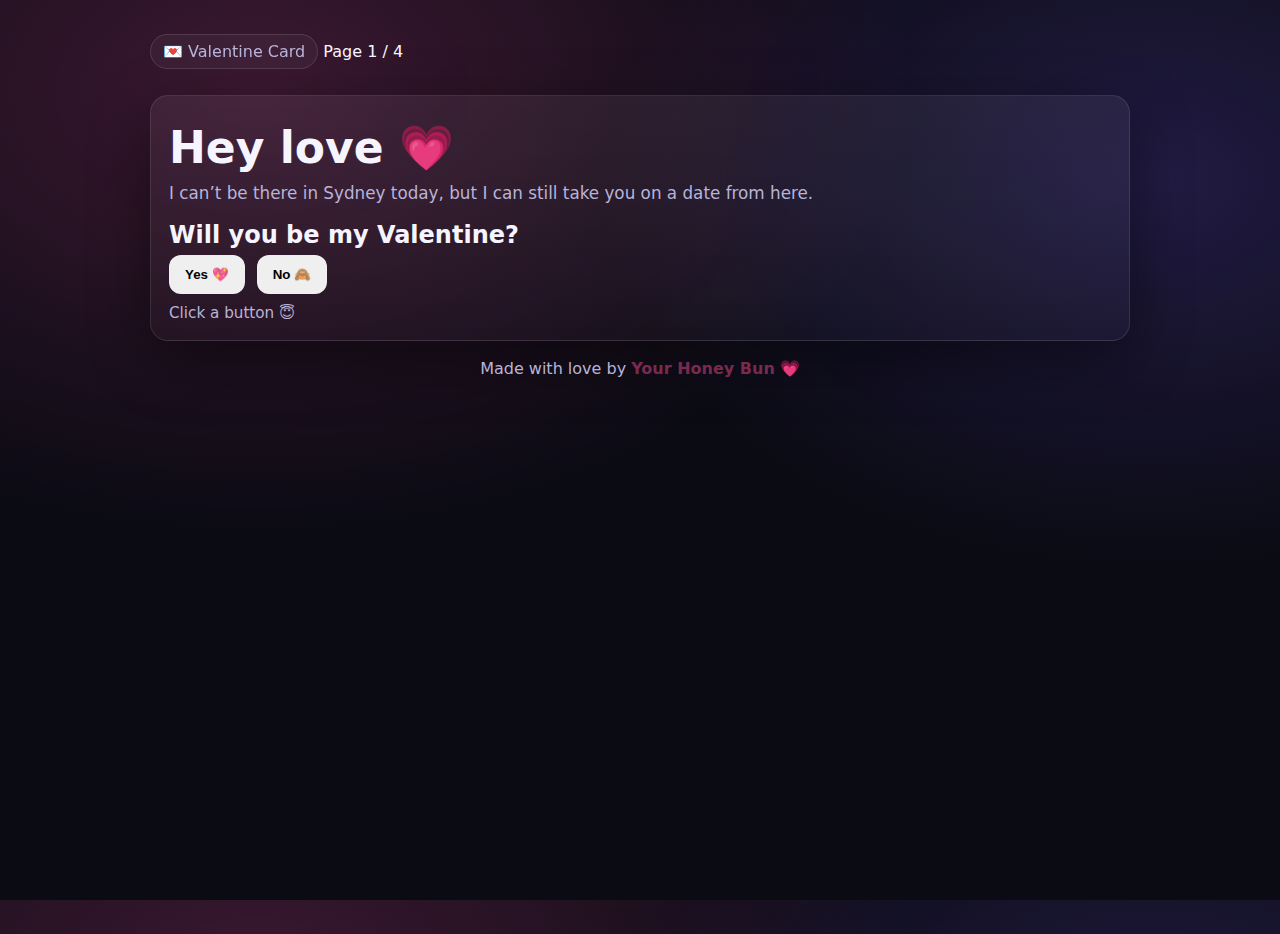
<file: index.html>
<!doctype html>
<html lang="en">
<head>
  <meta charset="utf-8" />
  <meta name="viewport" content="width=device-width,initial-scale=1" />
  <title>Will you be my Valentine? 💗</title>
  <link rel="stylesheet" href="style.css" />
</head>
<body>
  <main class="container">
    <div class="topbar">
      <div class="brand">
        <span class="badge">💌 Valentine Card</span>
        <span class="progress">Page 1 / 4</span>
      </div>
    </div>

    <section class="card">
      <h1>Hey love 💗</h1>
      <p class="lead">
        I can’t be there in Sydney today, but I can still take you on a date from here.
      </p>

      <h2>Will you be my Valentine?</h2>
      <div class="btn-row">
        <button id="yesBtn" class="btn btn-primary">Yes 💖</button>
        <button id="noBtn" class="btn btn-ghost">No 🙈</button>
      </div>

      <p id="hint" class="hint">Click a button 😇</p>

      <div id="reveal" class="reveal hidden">
        <strong>YAYYYY 💞</strong>
        <p class="muted" style="margin:8px 0 0;">
          I knew you wanted to be my valentine ✨
        </p>
      </div>

      <div class="btn-row">
        <a id="nextLink" class="btn btn-primary btn-link hidden" href="page2.html">Next →</a>
      </div>
    </section>

    <canvas id="confetti" class="confetti" aria-hidden="true"></canvas>
    <p class="footer">Made with love by <span style="color:#7a2a50;font-weight:900;">Your Honey Bun</span> 💗</p>
  </main>

  <script src="script.js"></script>
</body>
</html>
</file>
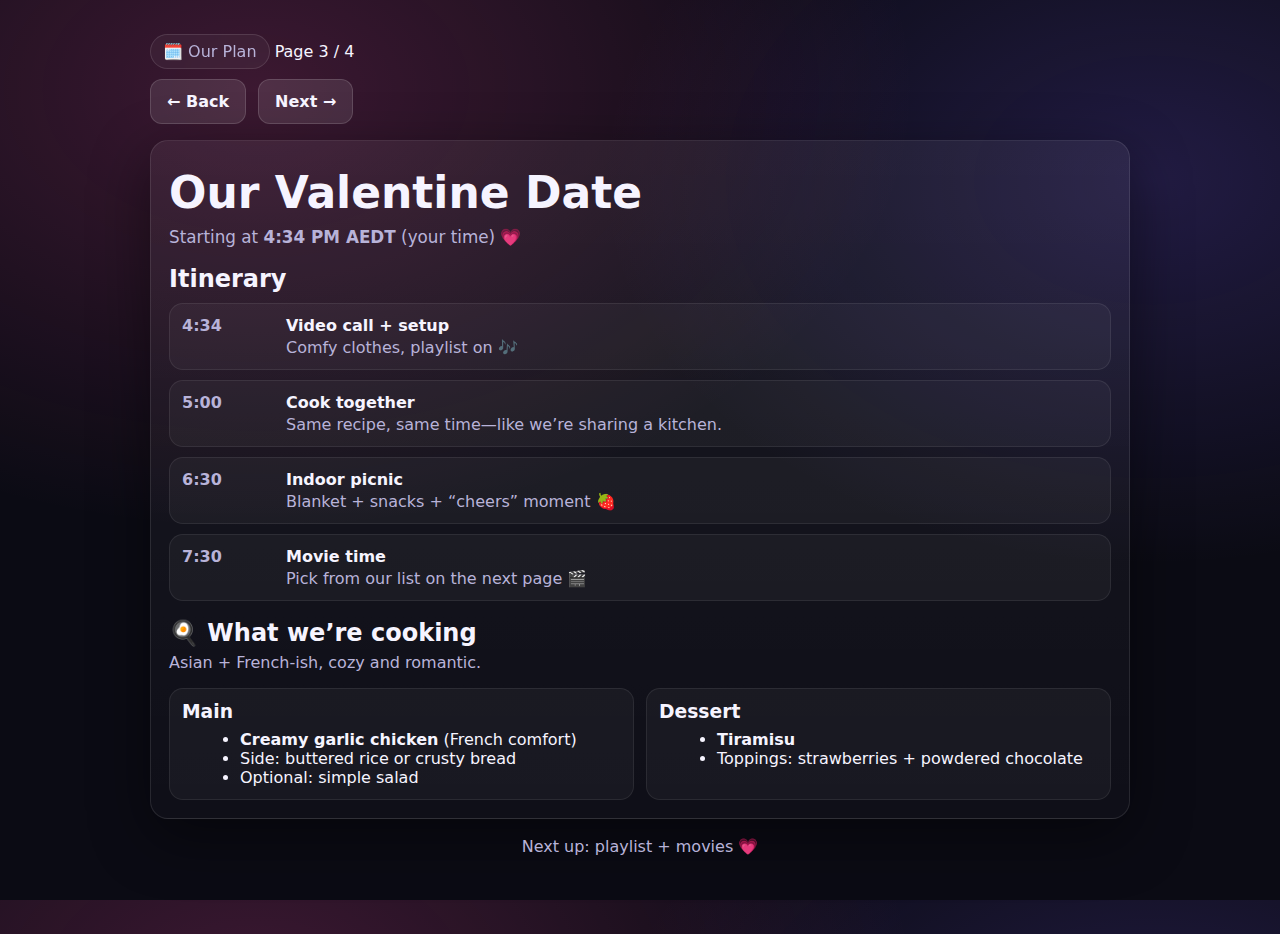
<file: page3.html>
<!doctype html>
<html lang="en">
<head>
  <meta charset="utf-8" />
  <meta name="viewport" content="width=device-width,initial-scale=1" />
  <title>Our Plan 💗</title>
  <link rel="stylesheet" href="style.css" />
</head>
<body>
  <main class="container">
    <div class="topbar">
      <div class="brand">
        <span class="badge">🗓️ Our Plan</span>
        <span class="progress">Page 3 / 4</span>
      </div>
      <div class="btn-row" style="margin:0;">
        <a class="btn btn-ghost btn-link" href="page2.html">← Back</a>
        <a class="btn btn-primary btn-link" href="page4.html">Next →</a>
      </div>
    </div>

    <section class="card">
      <h1>Our Valentine Date</h1>
      <p class="lead">Starting at <strong>4:34 PM AEDT</strong> (your time) 💗</p>

      <h2>Itinerary</h2>
      <ol class="timeline">
        <li>
          <div class="time">4:34</div>
          <div>
            <strong>Video call + setup</strong>
            <div class="muted">Comfy clothes, playlist on 🎶</div>
          </div>
        </li>
        <li>
          <div class="time">5:00</div>
          <div>
            <strong>Cook together</strong>
            <div class="muted">Same recipe, same time—like we’re sharing a kitchen.</div>
          </div>
        </li>
        <li>
          <div class="time">6:30</div>
          <div>
            <strong>Indoor picnic</strong>
            <div class="muted">Blanket + snacks + “cheers” moment 🍓</div>
          </div>
        </li>
        <li>
          <div class="time">7:30</div>
          <div>
            <strong>Movie time</strong>
            <div class="muted">Pick from our list on the next page 🎬</div>
          </div>
        </li>
      </ol>

      <h2 style="margin-top:18px;">🍳 What we’re cooking</h2>
      <p class="muted">Asian + French-ish, cozy and romantic.</p>

      <div class="two-col">
        <div class="panel">
          <h3>Main</h3>
          <ul>
            <li><strong>Creamy garlic chicken</strong> (French comfort)</li>
            <li>Side: buttered rice or crusty bread</li>
            <li>Optional: simple salad</li>
          </ul>
        </div>
        <div class="panel">
          <h3>Dessert</h3>
          <ul>
            <li><strong>Tiramisu</strong> </li>
            <li>Toppings: strawberries + powdered chocolate</li>
          </ul>
        </div>
      </div>
    </section>

    <p class="footer">Next up: playlist + movies 💗</p>
  </main>
</body>
</html>
</file>
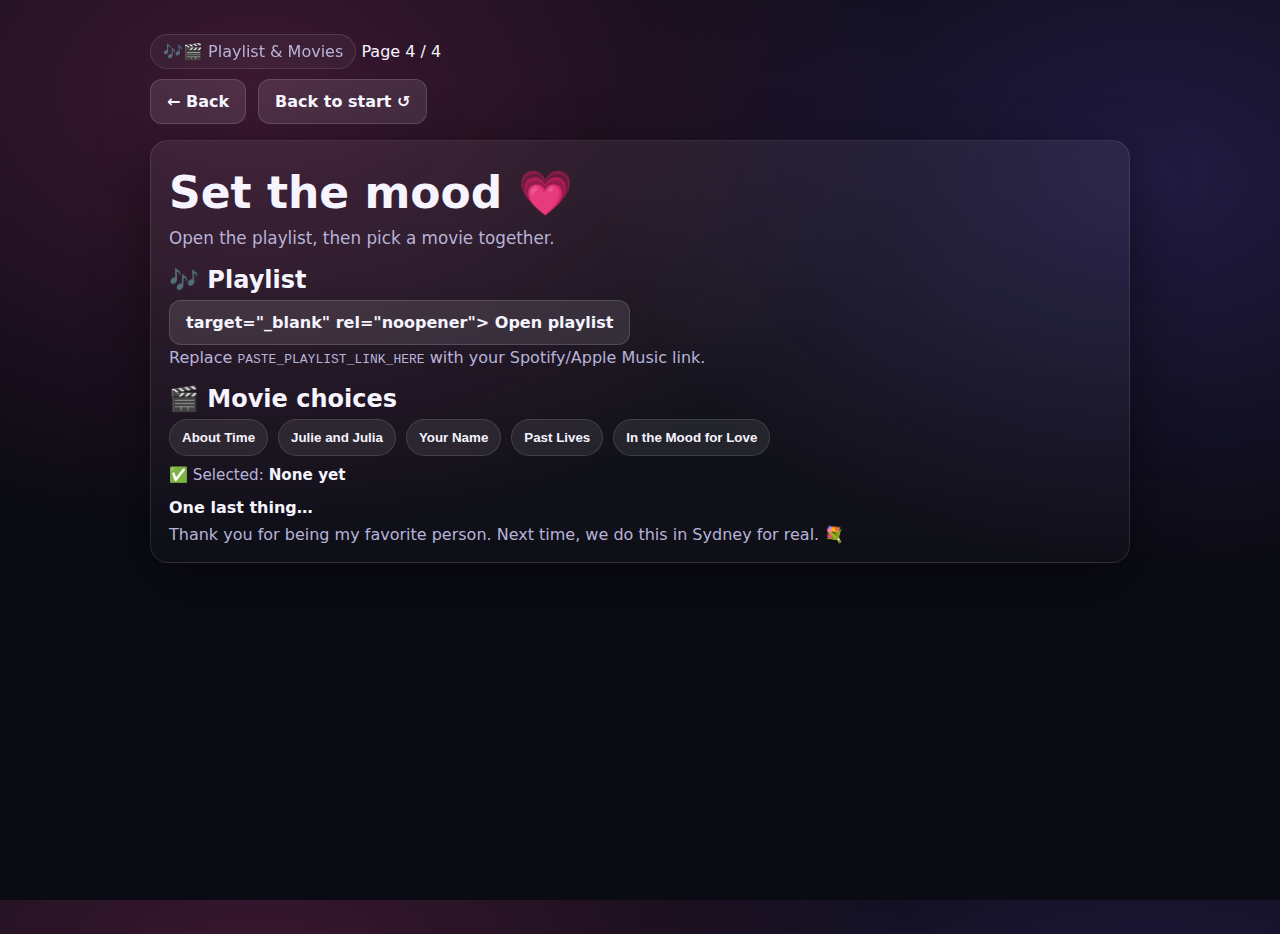
<file: page4.html>
<!doctype html>
<html lang="en">
<head>
  <meta charset="utf-8" />
  <meta name="viewport" content="width=device-width,initial-scale=1" />
  <title>Playlist + Movies 💗</title>
  <link rel="stylesheet" href="style.css" />
</head>
<body>
  <main class="container">
    <div class="topbar">
      <div class="brand">
        <span class="badge">🎶🎬 Playlist & Movies</span>
        <span class="progress">Page 4 / 4</span>
      </div>
      <div class="btn-row" style="margin:0;">
        <a class="btn btn-ghost btn-link" href="page3.html">← Back</a>
        <a class="btn btn-primary btn-link" href="index.html">Back to start ↺</a>
      </div>
    </div>

    <section class="card">
      <h1>Set the mood 💗</h1>
      <p class="lead">Open the playlist, then pick a movie together.</p>

      <h2>🎶 Playlist</h2>
      <div class="btn-row">
        <a class="btn btn-primary btn-link" href=<iframe data-testid="embed-iframe" style="border-radius:12px" src="https://open.spotify.com/embed/playlist/6Adtx60M3JA2MioUtrcLiR?utm_source=generator" width="100%" height="352" frameBorder="0" allowfullscreen="" allow="autoplay; clipboard-write; encrypted-media; fullscreen; picture-in-picture" loading="lazy"></iframe> target="_blank" rel="noopener">
          Open playlist
        </a>
      </div>
      <p class="muted">Replace <code>PASTE_PLAYLIST_LINK_HERE</code> with your Spotify/Apple Music link.</p>

      <h2 style="margin-top:18px;">🎬 Movie choices</h2>
      <div class="chips">
        <button class="chip" data-movie="About Time">About Time</button>
        <button class="chip" data-movie="Julie and Julia">Julie and Julia</button>
        <button class="chip" data-movie="Your Name">Your Name</button>
        <button class="chip" data-movie="Past Lives">Past Lives</button>
        <button class="chip" data-movie="In the Mood for Love">In the Mood for Love</button>
      </div>

      <p class="hint">✅ Selected: <span id="pickedMovie">None yet</span></p>

      <div class="reveal" style="margin-top:14px;">
        <strong>One last thing…</strong>
        <p class="muted" style="margin:8px 0 0;">
          Thank you for being my favorite person. Next time, we do this in Sydney for real. 💐
        </p>
      </div>
    </section>

    <script src="script.js"></script>
  </main>
</body>
</html>
</file>
<file: style.css>
:root{
  --bg:#0b0b14;
  --card:#121225;
  --card2:#171733;
  --text:#f6f4ff;
  --muted:#b8b3d9;
  --accent:#ff4da6;
  --accent2:#7c5cff;
  --ok:#32d296;
  --shadow: 0 18px 60px rgba(0,0,0,.45);
  --radius: 18px;
}

*{box-sizing:border-box}
html,body{height:100%}
body{
  margin:0;
  font-family: ui-sans-serif, system-ui, -apple-system, Segoe UI, Roboto, Helvetica, Arial, "Apple Color Emoji","Segoe UI Emoji";
  background: radial-gradient(1200px 800px at 20% 10%, rgba(255,77,166,.20), transparent 55%),
              radial-gradient(1000px 700px at 90% 20%, rgba(124,92,255,.20), transparent 55%),
              var(--bg);
  color:var(--text);
}

.bg-hearts{
  position:fixed; inset:0;
  background-image:
    radial-gradient(circle at 10% 20%, rgba(255,77,166,.12) 0 2px, transparent 2px),
    radial-gradient(circle at 40% 70%, rgba(124,92,255,.10) 0 2px, transparent 2px),
    radial-gradient(circle at 80% 35%, rgba(255,77,166,.10) 0 2px, transparent 2px);
  opacity:.85;
  pointer-events:none;
  filter: blur(.2px);
}

.container{
  width:min(980px, 92vw);
  margin: 34px auto 60px;
  position:relative;
}

.hero{
  padding: 18px 6px 10px;
}

.badge{
  display:inline-block;
  padding: 7px 12px;
  border: 1px solid rgba(255,255,255,.12);
  border-radius: 999px;
  color: var(--muted);
  background: rgba(255,255,255,.04);
  backdrop-filter: blur(8px);
  margin-bottom: 10px;
}

h1{margin: 8px 0 6px; font-size: clamp(28px, 4vw, 44px)}
.lead{
  margin:0 0 14px;
  color: var(--muted);
  font-size: 1.05rem;
  line-height: 1.6;
}

.ask{
  margin-top: 14px;
  padding: 16px;
  border-radius: var(--radius);
  background: linear-gradient(180deg, rgba(255,255,255,.06), rgba(255,255,255,.03));
  border: 1px solid rgba(255,255,255,.10);
  box-shadow: var(--shadow);
}

.ask h2{margin:0 0 12px; font-size: 1.3rem}

.btn-row{display:flex; gap:12px; flex-wrap:wrap}
.btn{
  border:0;
  padding: 12px 16px;
  border-radius: 12px;
  font-weight: 700;
  cursor:pointer;
  transition: transform .12s ease, filter .12s ease;
}
.btn:hover{transform: translateY(-1px); filter: brightness(1.05)}
.btn:active{transform: translateY(0px) scale(.98)}
.btn-yes{background: linear-gradient(90deg, var(--accent), #ff7ac7); color:#180211}
.btn-no{background: rgba(255,255,255,.10); color:var(--text); border:1px solid rgba(255,255,255,.14)}
.btn-link{
  display:inline-flex;
  text-decoration:none;
  align-items:center;
  justify-content:center;
  background: rgba(255,255,255,.10);
  color: var(--text);
  border: 1px solid rgba(255,255,255,.14);
}

.hint{margin:10px 0 0; color: var(--muted); font-size: .95rem}

.reveal{margin-top: 14px}
.reveal-card{
  background: linear-gradient(180deg, rgba(50,210,150,.20), rgba(255,255,255,.03));
  border: 1px solid rgba(50,210,150,.35);
  border-radius: var(--radius);
  padding: 14px 16px;
  box-shadow: var(--shadow);
}
.reveal-card h3{margin:0 0 6px}
.mini{display:flex; gap:10px; flex-wrap:wrap; color: var(--muted); font-size: .95rem}

.hidden{display:none}

.card{
  margin-top: 16px;
  padding: 18px 18px;
  border-radius: var(--radius);
  background: linear-gradient(180deg, rgba(255,255,255,.06), rgba(255,255,255,.02));
  border: 1px solid rgba(255,255,255,.10);
  box-shadow: var(--shadow);
}

.card h2{margin: 0 0 6px}
.sub{margin: 0 0 14px; color: var(--muted)}

.gallery{
  display:grid;
  grid-template-columns: repeat(3, 1fr);
  gap: 12px;
}
.gallery figure{margin:0}
.gallery img{
  width:100%;
  height: 210px;
  object-fit: cover;
  border-radius: 14px;
  border: 1px solid rgba(255,255,255,.10);
}
.gallery figcaption{margin-top: 6px; color: var(--muted); font-size: .95rem}

.timeline{
  margin: 10px 0 0;
  padding: 0;
  list-style:none;
  display:flex;
  flex-direction:column;
  gap: 10px;
}
.timeline li{
  display:grid;
  grid-template-columns: 92px 1fr;
  gap: 12px;
  padding: 12px 12px;
  background: rgba(255,255,255,.04);
  border: 1px solid rgba(255,255,255,.08);
  border-radius: 14px;
}
.time{color: var(--muted); font-weight: 700}
.desc .muted, .muted{color: var(--muted); margin-top: 3px}

.two-col{
  display:grid;
  grid-template-columns: 1fr 1fr;
  gap: 12px;
}
.panel{
  padding: 12px 12px;
  background: rgba(255,255,255,.04);
  border: 1px solid rgba(255,255,255,.08);
  border-radius: 14px;
}
.panel h3{margin:0 0 8px}
.panel ul{margin: 0 0 0 18px}

.playlist .embed{margin-top: 12px}

.chips{display:flex; gap:10px; flex-wrap:wrap}
.chip{
  background: rgba(255,255,255,.08);
  color: var(--text);
  border: 1px solid rgba(255,255,255,.12);
  padding: 10px 12px;
  border-radius: 999px;
  cursor:pointer;
  font-weight: 650;
}
.chip.active{
  border-color: rgba(255,77,166,.8);
  box-shadow: 0 0 0 4px rgba(255,77,166,.16);
}

.picked{margin: 12px 0 0; color: var(--muted)}
#pickedMovie{color: var(--text); font-weight: 800}

.footer{
  margin-top: 18px;
  text-align:center;
  color: var(--muted);
}
.sig{color: var(--text); font-weight: 800}

.confetti{
  position:fixed;
  inset:0;
  pointer-events:none;
}

@media (max-width: 780px){
  .gallery{grid-template-columns: 1fr}
  .gallery img{height: 240px}
  .two-col{grid-template-columns:1fr}
  .timeline li{grid-template-columns: 80px 1fr}
}
</file>
